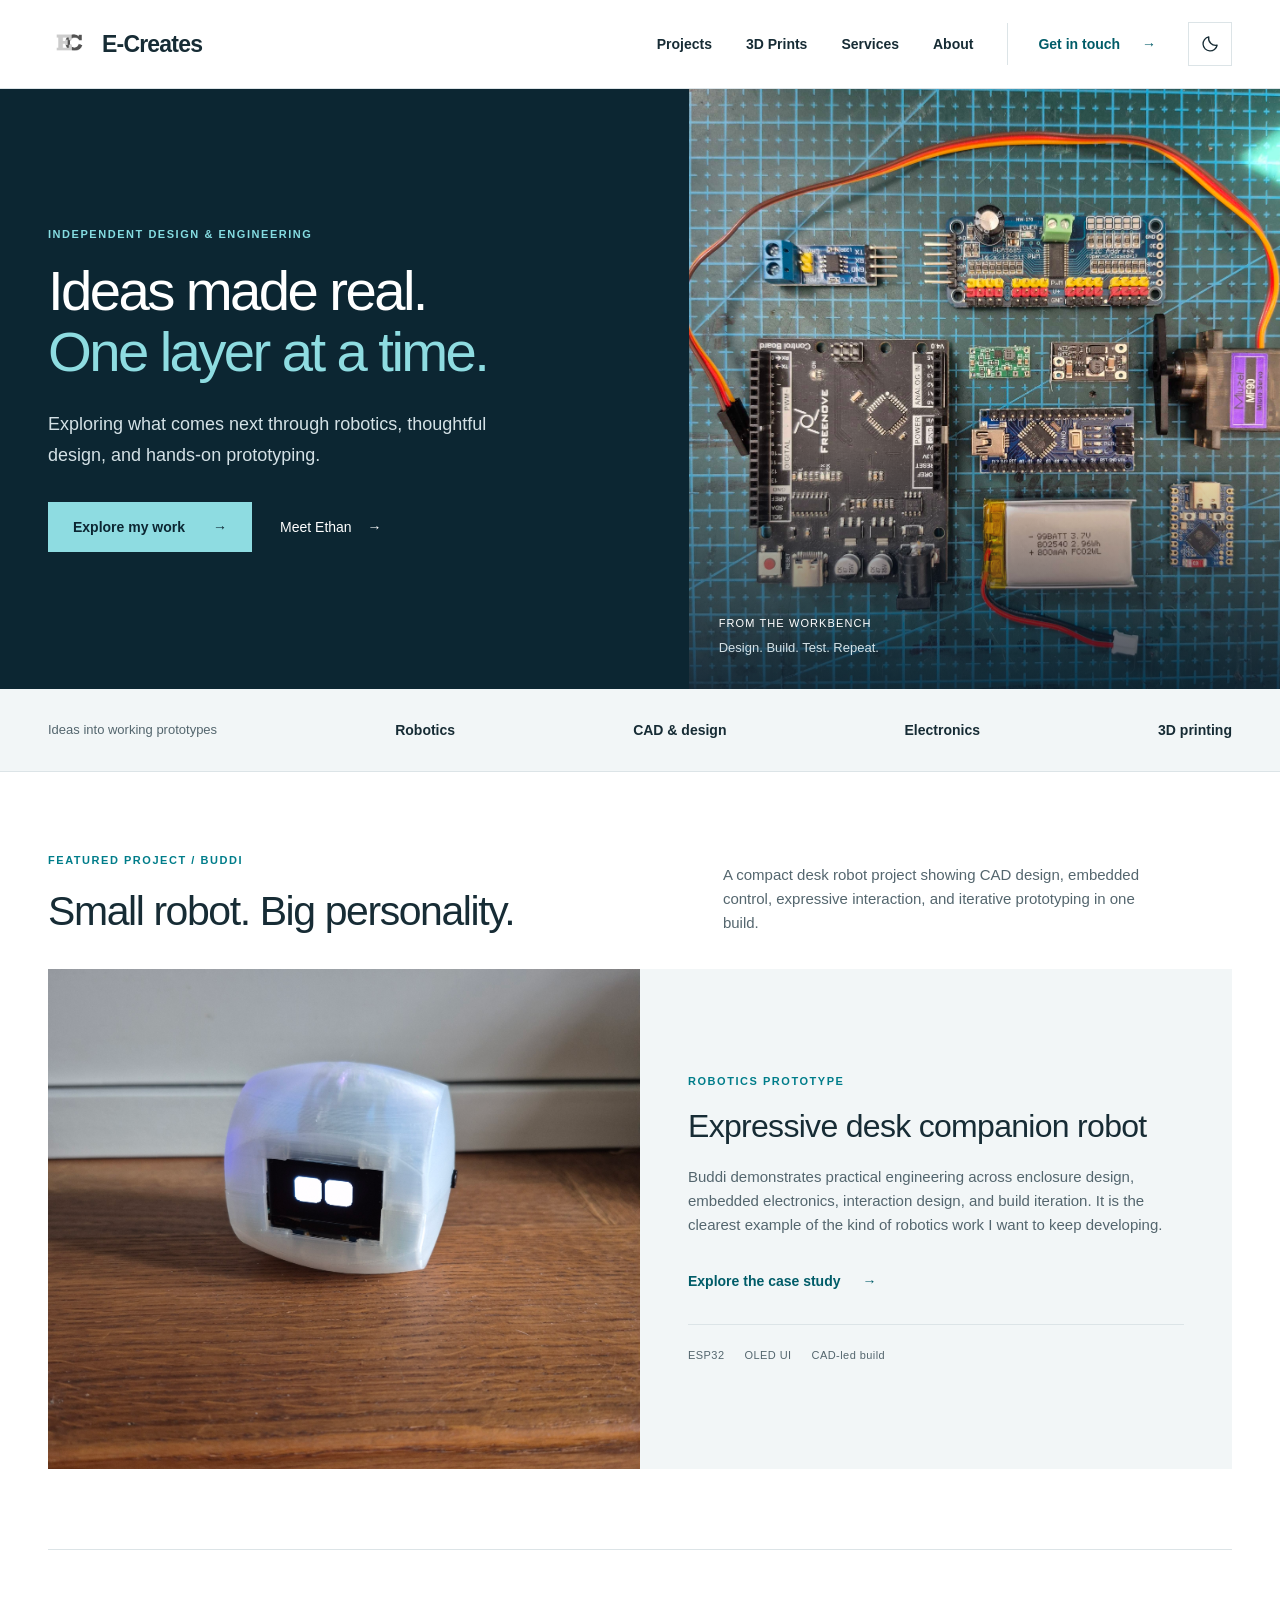
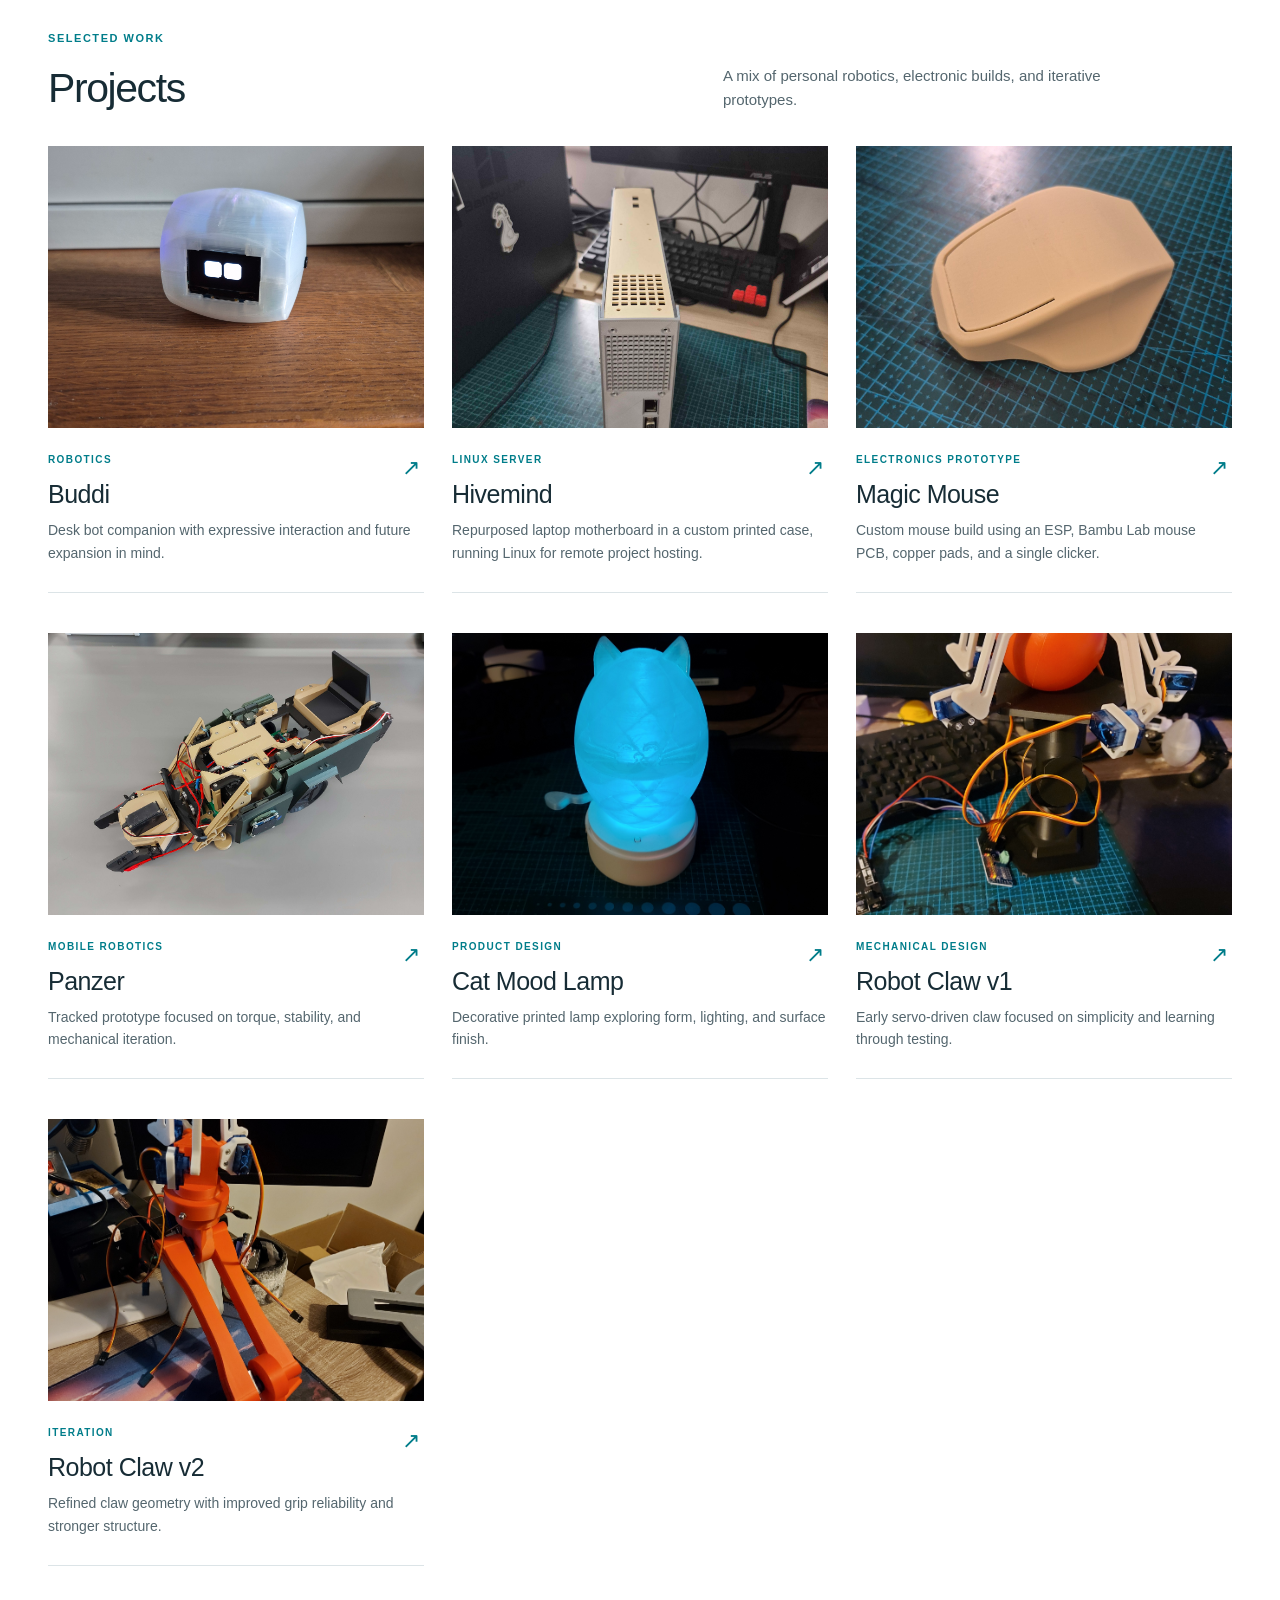
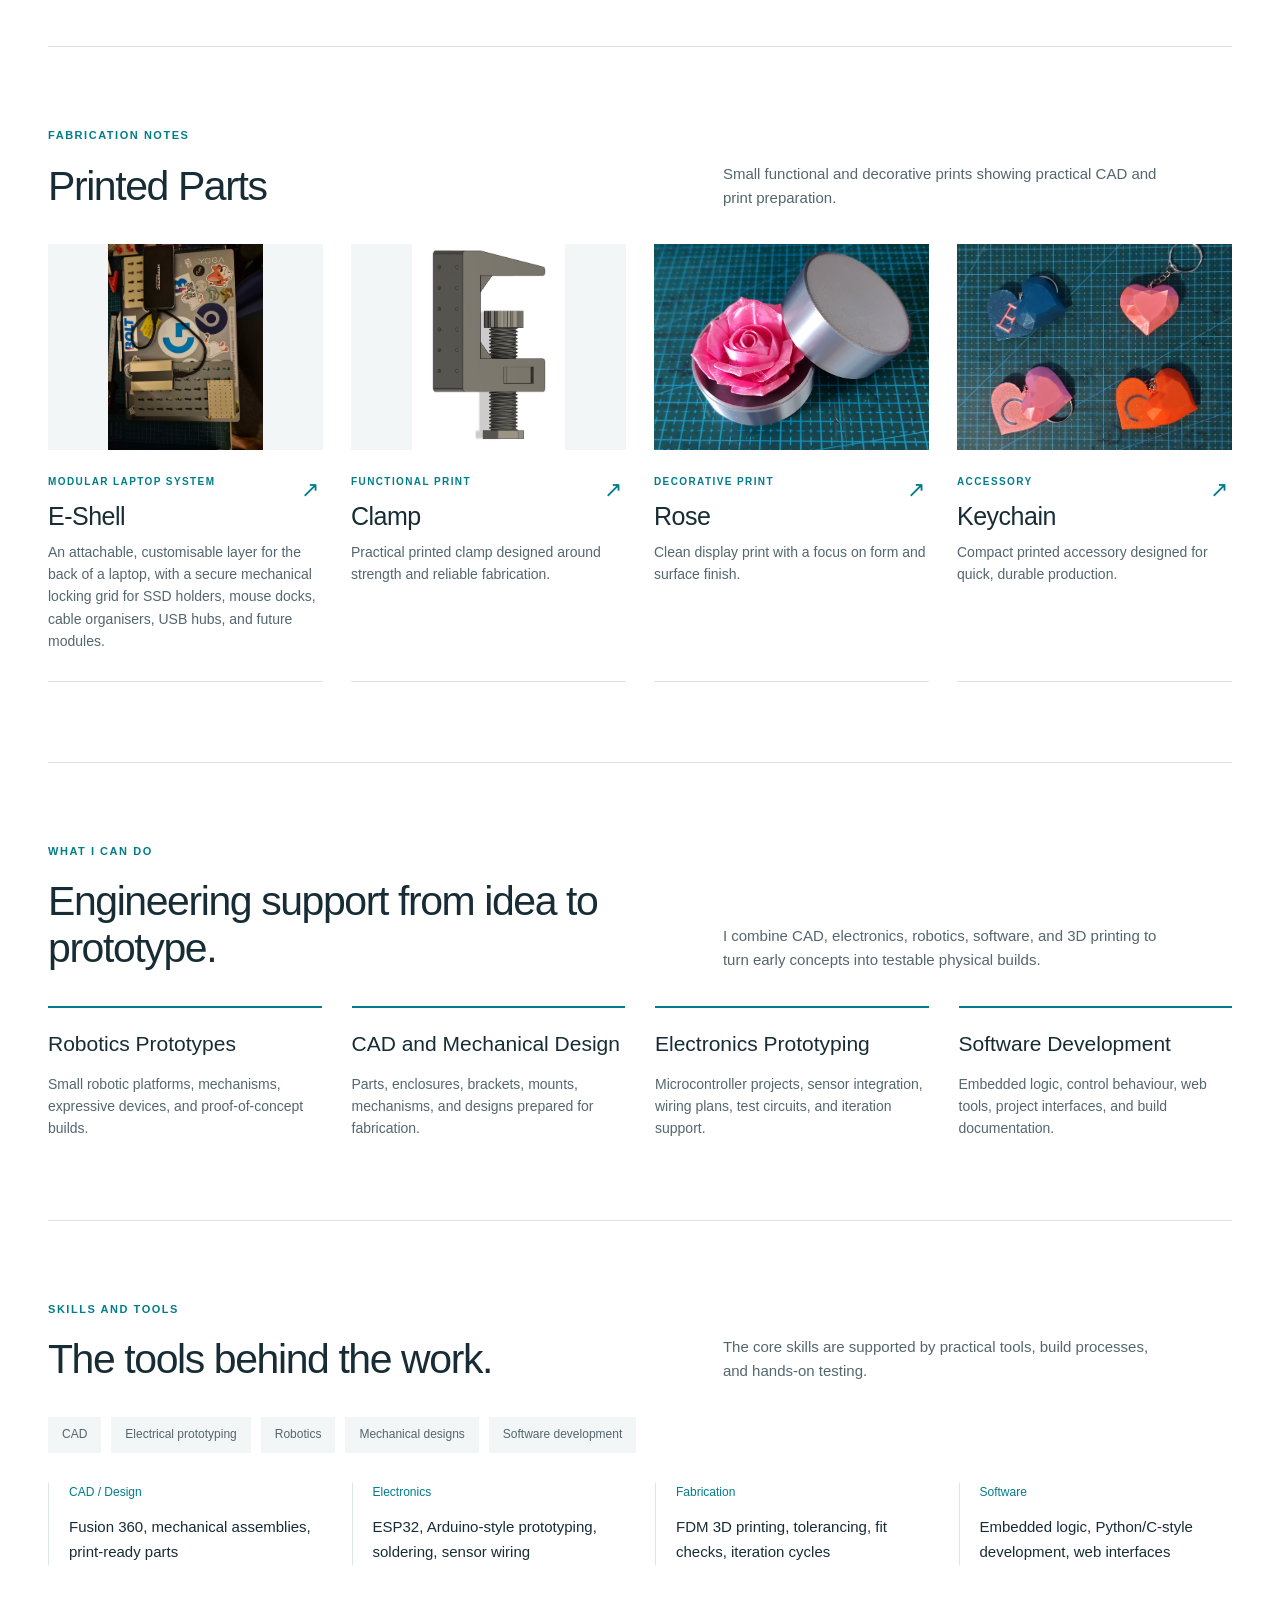
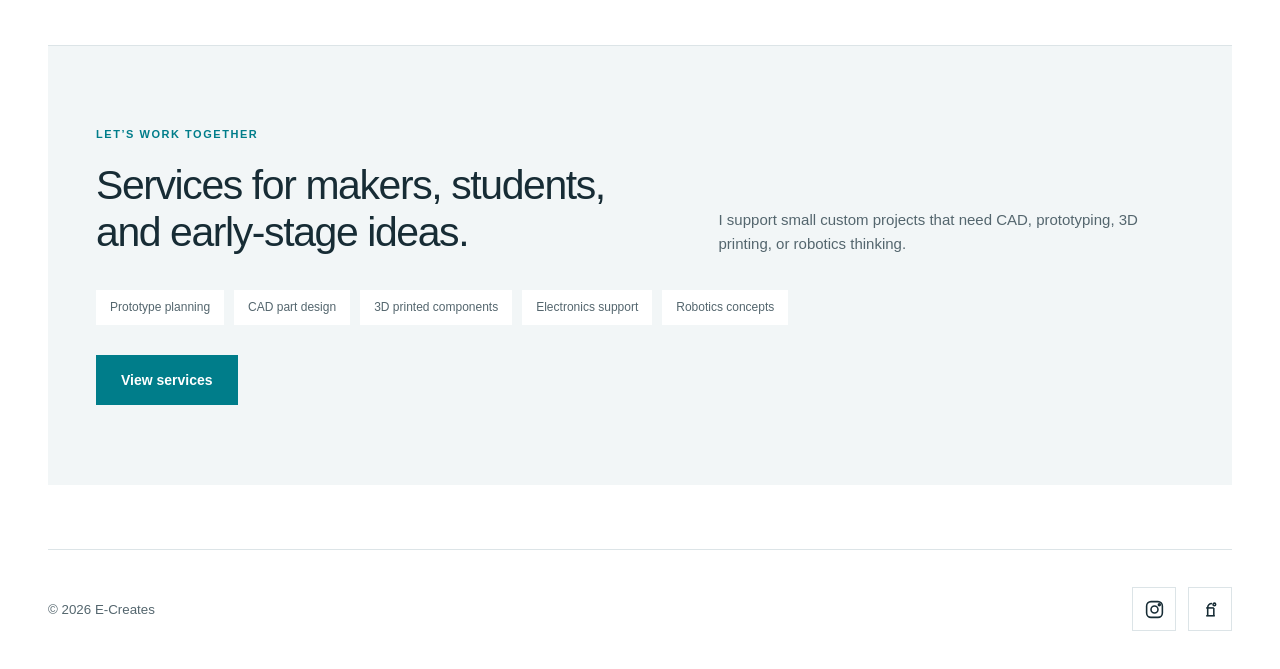
<file: index.html>
<!DOCTYPE html>
<html lang="en">
  <head>
    <meta charset="UTF-8" />
    <meta name="viewport" content="width=device-width, initial-scale=1.0" />
    <title>E-Creates | Robotics and Product Portfolio</title>
    <meta
      name="description"
      content="E-Creates is Ethan's robotics, CAD, electronics, software, and 3D printing portfolio, showing practical prototypes including Buddi and Panzer."
    />
    <meta name="author" content="Ethan" />
    <link rel="icon" type="image/png" sizes="48x48" href="/assets/favicon-48.png" />
    <link rel="icon" type="image/png" sizes="192x192" href="/assets/favicon-192.png" />
    <link rel="apple-touch-icon" sizes="192x192" href="/assets/favicon-192.png" />
    <meta property="og:title" content="E-Creates | Robotics and Product Portfolio" />
    <meta
      property="og:description"
      content="Robotics, CAD, electronics, software, and 3D printed builds by Ethan."
    />
    <meta property="og:type" content="website" />
    <meta property="og:url" content="https://e-creates.co.uk/" />
    <meta property="og:image" content="https://e-creates.co.uk/assets/photo.jpg" />
    <meta name="twitter:card" content="summary_large_image" />
    <script type="application/ld+json">
      {
        "@context": "https://schema.org",
        "@type": "Organization",
        "name": "E-Creates",
        "founder": {
          "@type": "Person",
          "name": "Ethan"
        },
        "logo": {
          "@type": "ImageObject",
          "url": "https://e-creates.co.uk/assets/ec.png",
          "width": 500,
          "height": 500
        },
        "url": "https://e-creates.co.uk/",
        "image": "https://e-creates.co.uk/assets/photo.jpg",
        "description": "Robotics, CAD, electronics, software, and 3D printing portfolio."
      }
    </script>
    <script src="theme.js"></script>
    <link rel="stylesheet" href="styles.css" />
  </head>

  <body>
    <a class="skip-link" href="#main-content">Skip to content</a>
    <header class="site-header">
      <div class="container nav">
        <a class="logo" href="index.html" aria-label="E-Creates Home">
          <img src="assets/ec.png" alt="E-Creates logo" class="logo-img" />
          <span>E-Creates</span>
        </a>

        <div class="nav-actions">
          <button class="theme-toggle" type="button" aria-label="Switch to dark theme" title="Switch to dark theme" hidden>
            <svg class="theme-icon-moon" viewBox="0 0 24 24" aria-hidden="true"><path d="M20.5 13.5A8.5 8.5 0 0 1 10.5 3.5 8.5 8.5 0 1 0 20.5 13.5Z" /></svg>
            <svg class="theme-icon-sun" viewBox="0 0 24 24" aria-hidden="true"><circle cx="12" cy="12" r="4" /><path d="M12 2v2m0 16v2M2 12h2m16 0h2M5 5l1.5 1.5m11 11L19 19M5 19l1.5-1.5m11-11L19 5" /></svg>
          </button>
          <button class="nav-toggle" type="button" aria-expanded="false" aria-controls="primary-navigation" hidden>Menu <span aria-hidden="true">+</span></button>
        </div>
        <nav class="nav-links" id="primary-navigation" aria-label="Primary">
          <a href="index.html#projects">Projects</a>
          <a href="index.html#prints">3D Prints</a>
          <a href="services.html">Services</a>
          <a href="about.html">About</a>
          <a class="nav-contact" href="about.html#contact">Get in touch <span aria-hidden="true">&rarr;</span></a>
        </nav>
      </div>
    </header>

    <main id="main-content" class="prototype-page">
      <section id="home" class="hero">
        <div class="container hero-grid">
          <div class="hero-copy">
            <p class="eyebrow">Independent design &amp; engineering</p>
            <h1>Ideas made real.<br /><span>One layer at a time.</span></h1>
            <p class="hero-subtitle">Exploring what comes next through robotics, thoughtful design, and hands-on prototyping.</p>
            <div class="hero-actions">
              <a class="btn primary" href="#projects">Explore my work <span aria-hidden="true">&rarr;</span></a>
              <a class="hero-text-link" href="about.html">Meet Ethan <span aria-hidden="true">&rarr;</span></a>
            </div>
          </div>
          <figure class="hero-showcase">
            <img src="assets/electronics-workbench.jpg" alt="Microcontrollers, motor-control boards, a servo, and prototyping components arranged on a cutting mat" fetchpriority="high" />
            <figcaption>From the workbench <span>Design. Build. Test. Repeat.</span></figcaption>
          </figure>
        </div>
      </section>
      <div class="discipline-bar">
        <div class="container">
          <span>Ideas into working prototypes</span>
          <a href="#skills">Robotics</a><a href="#skills">CAD &amp; design</a><a href="#skills">Electronics</a><a href="#prints">3D printing</a>
        </div>
      </div>

      <section id="case-study" class="container section case-study-section">
        <div class="section-heading split">
          <div>
            <p class="eyebrow">Featured project / Buddi</p>
            <h2>Small robot. Big personality.</h2>
          </div>
          <p>
            A compact desk robot project showing CAD design, embedded control, expressive interaction,
            and iterative prototyping in one build.
          </p>
        </div>

        <article
          class="case-study-card clickable"
          data-title="Buddi"
          data-desc="Desk bot companion with expressive interaction."
          data-stage="Prototype"
          data-tools="ESP32, OLED, CAD"
          data-problem="Create a compact robotic companion platform that could express simple emotions, sit comfortably on a desk, and leave room for future interaction work."
          data-role="Concept, CAD direction, electronics planning, embedded control approach, physical prototyping, and iteration planning."
          data-outcome="Built as a compact companion robot platform for testing expressive interaction, modular attachments, and future expansion."
          data-decisions="Kept the form factor desk-friendly|Used an OLED display for clear expressive feedback|Designed the platform around future modular attachments|Prioritised room for iteration over a one-off final shell"
          data-learned="Small robots need careful internal space planning|Display placement changes the perceived personality of the product|Mechanical access is important when electronics are still evolving"
          data-details="Key details:
- ESP32-based control
- OLED display for facial expressions
- Compact desk-friendly form factor
- Modular magnetic attachments
- Designed for future expansion and interaction"
          data-image="assets/buddi.jpg"
          data-images="assets/buddi.jpg|assets/buddi2.jpg"
        >
          <div class="case-study-media">
            <img src="assets/buddi.jpg" alt="Buddi desk robot project" loading="lazy" />
          </div>
          <div class="case-study-copy">
            <p class="card-kicker">Robotics prototype</p>
            <h3>Expressive desk companion robot</h3>
            <p>
              Buddi demonstrates practical engineering across enclosure design, embedded electronics,
              interaction design, and build iteration. It is the clearest example of the kind of
              robotics work I want to keep developing.
            </p>
            <span class="text-link">Explore the case study <span aria-hidden="true">&rarr;</span></span>
            <div class="case-study-stats" aria-label="Project highlights">
              <span>ESP32</span>
              <span>OLED UI</span>
              <span>CAD-led build</span>
            </div>
          </div>
        </article>
      </section>

      <section id="projects" class="container section">
        <div class="section-heading split">
          <div>
            <p class="eyebrow">Selected work</p>
            <h2>Projects</h2>
          </div>
          <p>
            A mix of personal robotics, electronic builds, and iterative prototypes.
          </p>
        </div>

        <div class="project-grid">
          <article
            class="card clickable"
            data-title="Buddi"
            data-desc="Desk bot companion with expressive interaction."
            data-stage="Prototype"
            data-tools="ESP32, OLED, CAD"
            data-problem="Create a compact robotic companion platform that could express simple emotions, sit comfortably on a desk, and leave room for future interaction work."
            data-role="Concept, CAD direction, electronics planning, embedded control approach, physical prototyping, and iteration planning."
            data-decisions="Kept the form factor desk-friendly|Used an OLED display for clear expressive feedback|Designed the platform around future modular attachments|Prioritised room for iteration over a one-off final shell"
            data-learned="Small robots need careful internal space planning|Display placement changes the perceived personality of the product|Mechanical access is important when electronics are still evolving"
            data-outcome="Built as a compact companion robot platform for testing expressive interaction, modular attachments, and future expansion."
            data-details="Key details:
- ESP32-based control
- OLED display for facial expressions
- Compact desk-friendly form factor
- Modular magnetic attachments
- Designed for future expansion and interaction"
            data-image="assets/buddi.jpg"
            data-images="assets/buddi.jpg|assets/buddi2.jpg"
          >
            <div class="thumb">
              <img src="assets/buddi.jpg" alt="Buddi thumbnail" loading="lazy" />
            </div>
            <div class="card-body">
              <p class="card-kicker">Robotics</p>
              <h3>Buddi</h3>
              <p>Desk bot companion with expressive interaction and future expansion in mind.</p>
            </div>
          </article>

          <article
            class="card clickable"
            data-title="Hivemind"
            data-desc="Lightweight Linux server built from a stripped laptop motherboard."
            data-stage="Working server build"
            data-tools="Linux, laptop motherboard, CAD, 3D printing, local Llama"
            data-problem="Turn an old laptop motherboard into a lightweight always-available server that can act as the main compute point for future robotics and software projects."
            data-role="Laptop teardown, CAD enclosure design, 3D printed casing, Linux setup, remote access configuration, and planning the Buddi connection."
            data-decisions="Stripped the laptop down to the motherboard|Built a 3D modelled casing around the hardware|Ran Linux for remote access and project hosting|Designed it as the central compute point for future builds|Planned a Buddi connection for locally hosted Llama personality features"
            data-learned="Repurposed laptop hardware can become a useful project server|Cooling and port access matter when designing a custom enclosure|Local AI hosting needs more compute than small robots can carry onboard|Remote access makes the server useful without needing a dedicated screen"
            data-outcome="Hivemind now acts as a lightweight Linux server for future projects, with remote access and a planned connection to Buddi so a locally hosted Llama model can give the robot higher-level personality features."
            data-details="Key details:
- Stripped old laptop down to its motherboard
- Custom 3D modelled and printed casing
- Runs Linux as a lightweight project server
- Accessible remotely
- Designed as the main compute point for future projects
- Supports planned Buddi connection through a locally hosted Llama model"
            data-image="assets/hivemind-1.jpg"
            data-images="assets/hivemind-1.jpg|assets/hivemind-2.jpg"
            data-image-fit="contain"
          >
            <div class="thumb">
              <img src="assets/hivemind-1.jpg" alt="Hivemind lightweight Linux server casing" loading="lazy" />
            </div>
            <div class="card-body">
              <p class="card-kicker">Linux server</p>
              <h3>Hivemind</h3>
              <p>Repurposed laptop motherboard in a custom printed case, running Linux for remote project hosting.</p>
            </div>
          </article>

          <article
            class="card clickable"
            data-title="Magic Mouse"
            data-desc="Custom single-click mouse using an ESP and copper touch pads."
            data-stage="Working prototype"
            data-tools="ESP, Bambu Lab mouse PCB, copper pads"
            data-problem="Recreate normal mouse behaviour with a custom shell, a single physical clicker, and copper pads that can trigger artificial mouse input signals."
            data-role="Electronics integration, mouse PCB adaptation, wiring, input testing, enclosure work, and behaviour tuning."
            data-decisions="Latched an ESP onto the Bambu Lab mouse PCB|Used copper pads to replicate normal mouse input behaviour|Kept the control surface simple with one main clicker|Designed the build so the electronics remain accessible for testing"
            data-learned="Mouse inputs need clean, repeatable signal behaviour|Small enclosures make wiring and access planning important|Copper touch pads can stand in for conventional controls when the input logic is tuned carefully"
            data-outcome="Built as a custom mouse prototype that combines a Bambu Lab mouse PCB, ESP-based input generation, copper pads, and a simplified click mechanism."
            data-details="Key details:
- ESP generates artificial mouse input signals
- Bambu Lab mouse PCB used as the base
- Single physical clicker
- Copper pads replicate normal mouse behaviour
- Custom enclosure with accessible internal electronics"
            data-image="assets/magic-mouse.jpeg"
            data-images="assets/magic-mouse.jpeg|assets/magic-mouse-internals.jpeg"
          >
            <div class="thumb">
              <img src="assets/magic-mouse.jpeg" alt="Magic Mouse custom mouse prototype" loading="lazy" />
            </div>
            <div class="card-body">
              <p class="card-kicker">Electronics prototype</p>
              <h3>Magic Mouse</h3>
              <p>Custom mouse build using an ESP, Bambu Lab mouse PCB, copper pads, and a single clicker.</p>
            </div>
          </article>

          <article
            class="card clickable"
            data-title="Panzer"
            data-desc="Tracked robot platform prototype."
            data-stage="Prototype"
            data-tools="CAD, tracks, gearing"
            data-problem="Explore a compact tracked platform with enough stability and torque for future robotic development."
            data-role="Mechanical prototyping, chassis layout, track tension iteration, and build evaluation."
            data-decisions="Focused on a compact tracked footprint|Prioritised torque and stability|Added modular mounting points for later hardware|Iterated around gearing and track tension"
            data-learned="Weight distribution strongly affects tracked movement|Small mechanical changes can have large reliability effects|Modular mounting makes future testing easier"
            data-outcome="Used to explore compact tracked movement, chassis stability, and mechanical trade-offs around gearing and weight distribution."
            data-details="Key details:
- Compact tracked chassis
- Focus on torque and stability
- Modular mounting points
- Iterated gearing and track tension
- Lessons learned: weight distribution is critical"
            data-image="assets/panzer.jpg"
          >
            <div class="thumb">
              <img src="assets/panzer.jpg" alt="Panzer project thumbnail" loading="lazy" />
            </div>
            <div class="card-body">
              <p class="card-kicker">Mobile robotics</p>
              <h3>Panzer</h3>
              <p>Tracked prototype focused on torque, stability, and mechanical iteration.</p>
            </div>
          </article>

          <article
            class="card clickable"
            data-title="Cat Mood Lamp"
            data-desc="Decorative lamp with expressive design."
            data-stage="Finished build"
            data-tools="3D printing, LEDs, CAD"
            data-problem="Create a decorative product-style print that combines character, lighting, and clean fabrication."
            data-role="Form development, 3D print preparation, LED diffusion thinking, and finish refinement."
            data-decisions="Used a diffused lighting approach|Focused on the housing as a finished object|Balanced aesthetics with print quality"
            data-learned="Lighting changes how a printed object is perceived|Surface finish matters more on decorative products|Simple electronics can elevate a static print"
            data-outcome="A decorative print that combines lighting, surface finish, and character-led product design."
            data-details="Key details:
- 3D printed housing
- Diffused LED lighting
- Designed for ambient lighting
- Focus on aesthetics and print quality"
            data-image="assets/catMoodLamp.jpg"
          >
            <div class="thumb">
              <img src="assets/catMoodLamp.jpg" alt="Cat Mood Lamp thumbnail" loading="lazy" />
            </div>
            <div class="card-body">
              <p class="card-kicker">Product design</p>
              <h3>Cat Mood Lamp</h3>
              <p>Decorative printed lamp exploring form, lighting, and surface finish.</p>
            </div>
          </article>

          <article
            class="card clickable"
            data-title="Robot Claw v1"
            data-desc="First iteration of a servo-driven robotic claw."
            data-stage="Iteration 1"
            data-tools="Servo, CAD, 3D printing"
            data-problem="Test a simple servo-driven gripping mechanism and understand the first mechanical weak points."
            data-role="Mechanism layout, CAD modelling, 3D printing, servo integration, and test evaluation."
            data-decisions="Used single-servo actuation|Kept the geometry simple|Treated the first version as a learning prototype"
            data-learned="First prototypes should expose weaknesses quickly|Grip reliability depends on geometry as much as force|Printed mechanisms need generous tolerance planning"
            data-outcome="An early mechanical test that helped identify geometry and strength improvements for the next version."
            data-details="Key details:
- Fully 3D printed
- Single servo actuation
- Focused on mechanical simplicity
- Identified structural weaknesses"
            data-image="assets/clawV1.jpg"
          >
            <div class="thumb">
              <img src="assets/clawV1.jpg" alt="Robot Claw v1 thumbnail" loading="lazy" />
            </div>
            <div class="card-body">
              <p class="card-kicker">Mechanical design</p>
              <h3>Robot Claw v1</h3>
              <p>Early servo-driven claw focused on simplicity and learning through testing.</p>
            </div>
          </article>

          <article
            class="card clickable"
            data-title="Robot Claw v2"
            data-desc="Improved version of the robotic claw."
            data-stage="Iteration 2"
            data-tools="Servo, CAD, 3D printing"
            data-problem="Improve the first claw design by strengthening the geometry and making the grip more reliable."
            data-role="Design iteration, geometry refinement, servo placement updates, and prototype comparison."
            data-decisions="Strengthened the claw structure|Improved servo placement|Refined grip surfaces based on v1 results"
            data-learned="Iteration is faster when the first version is documented|Small geometry changes can improve reliability|A stronger mechanism still needs careful packaging"
            data-outcome="A refined version focused on stronger geometry, better grip reliability, and cleaner servo placement."
            data-details="Key details:
- Stronger geometry
- Improved grip reliability
- Refined servo placement
- Based on lessons from v1"
            data-image="assets/clawV2.jpg"
          >
            <div class="thumb">
              <img src="assets/clawV2.jpg" alt="Robot Claw v2 thumbnail" loading="lazy" />
            </div>
            <div class="card-body">
              <p class="card-kicker">Iteration</p>
              <h3>Robot Claw v2</h3>
              <p>Refined claw geometry with improved grip reliability and stronger structure.</p>
            </div>
          </article>
        </div>
      </section>

      <section id="prints" class="container section">
        <div class="section-heading split">
          <div>
            <p class="eyebrow">Fabrication notes</p>
            <h2>Printed Parts</h2>
          </div>
          <p>
            Small functional and decorative prints showing practical CAD and print preparation.
          </p>
        </div>

        <div class="project-grid compact">
          <article
            class="card clickable e-shell-card"
            data-title="E-Shell"
            data-desc="A modular attachment layer that turns the back of a laptop into a customisable platform for everyday tools and accessories."
            data-stage="Working prototype"
            data-tools="CAD, 3D printing, mechanical design"
            data-problem="Create a low-profile, adaptable way to carry and organise laptop accessories without permanently modifying the laptop or committing to a fixed layout."
            data-role="Concept development, CAD modelling, locking-system design, print preparation, assembly, fit testing, and prototype iteration."
            data-decisions="Used a repeatable keyhole pattern so modules can be moved and rearranged|Designed the backplate as a thin second layer to keep the laptop portable|Used a secure mechanical lock instead of permanent attachment|Developed modules around real accessories including an external SSD and cable management"
            data-learned="A modular grid needs consistent tolerances across every attachment point|Accessory weight and cable direction affect the best module position|Low-profile parts still need enough material around each lock to remain durable"
            data-outcome="E-Shell demonstrates a functional second layer for a laptop, keeping accessories organised, protected, and within reach while allowing the setup to evolve as modules are added or rearranged."
            data-details="Key details:
- Low-profile 3D printed laptop backplate
- Repeatable mechanical keyhole locking system
- Modules can be attached, removed, and rearranged
- Prototype modules include an external SSD holder and mounting plate
- Designed for future mouse docks, cable organisers, USB hubs, and other accessories"
            data-image="assets/e-shell-laptop.jpg"
            data-images="assets/e-shell-laptop.jpg|assets/e-shell-cad.png|assets/e-shell-ssd.jpg"
            data-image-fit="contain"
          >
            <div class="thumb">
              <img src="assets/e-shell-laptop.jpg" alt="E-Shell attachment system fitted to the back of a laptop" loading="lazy" />
            </div>
            <div class="card-body">
              <p class="card-kicker">Modular laptop system</p>
              <h3>E-Shell</h3>
              <p>
                An attachable, customisable layer for the back of a laptop, with a secure mechanical
                locking grid for SSD holders, mouse docks, cable organisers, USB hubs, and future modules.
              </p>
            </div>
          </article>

          <article
            class="card clickable clamp-card"
            data-title="Desk Clamp"
            data-desc="Functional 3D printed desk clamp."
            data-stage="Functional print"
            data-tools="CAD, 3D printing"
            data-problem="Design a functional printed clamp that can be useful on a desk or workbench."
            data-role="CAD modelling, print-oriented design, strength consideration, and fit-for-use testing."
            data-decisions="Designed around clamping force|Used printable geometry|Kept the part practical and material-conscious"
            data-learned="Functional prints need strength in the right direction|Threaded or clamping parts need careful tolerances|Everyday parts are good tests of print reliability"
            data-outcome="Designed as a practical everyday part with attention to strength, clamping force, and reliable printing."
            data-details="Key details:
- Fully 3D printed functional part
- Designed for strength and print reliability
- Optimised geometry for clamping force
- Suitable for desks and workbenches
- Focus on practical, everyday use"
            data-image="assets/clamp.png"
          >
            <div class="thumb">
              <img src="assets/clamp.png" alt="Desk Clamp" loading="lazy" />
            </div>
            <div class="card-body">
              <p class="card-kicker">Functional print</p>
              <h3>Clamp</h3>
              <p>Practical printed clamp designed around strength and reliable fabrication.</p>
            </div>
          </article>

          <article
            class="card clickable"
            data-title="Rose"
            data-desc="Decorative 3D printed rose."
            data-stage="Finished print"
            data-tools="CAD, 3D printing"
            data-problem="Produce a clean decorative print with an aesthetic form and reliable print setup."
            data-role="CAD preparation, print optimisation, and surface-quality evaluation."
            data-decisions="Reduced support requirements|Focused on visible surface quality|Kept the part display-friendly"
            data-learned="Decorative parts reward clean geometry|Print orientation can define the final look|Material efficiency still matters on simple objects"
            data-outcome="A display-focused print exploring clean surfaces, support-light design, and decorative form."
            data-details="Key details:
- Decorative single-piece print
- Designed for clean surface finish
- Minimal or no support material required
- Focus on aesthetic-focused CAD design
- Suitable for display or gifting"
            data-image="assets/rose.jpg"
          >
            <div class="thumb">
              <img src="assets/rose.jpg" alt="Rose" loading="lazy" />
            </div>
            <div class="card-body">
              <p class="card-kicker">Decorative print</p>
              <h3>Rose</h3>
              <p>Clean display print with a focus on form and surface finish.</p>
            </div>
          </article>

          <article
            class="card clickable"
            data-title="Keychain"
            data-desc="Simple and durable 3D printed keychain."
            data-stage="Finished print"
            data-tools="CAD, 3D printing"
            data-problem="Create a small durable accessory that can be printed quickly and customised later."
            data-role="CAD design, print optimisation, and durability-focused detailing."
            data-decisions="Kept the form lightweight|Designed for fast production|Allowed room for future customisation"
            data-learned="Small parts still need durability checks|Simple accessories are useful for testing repeatability|Fast prints can still look polished"
            data-outcome="A compact accessory focused on quick production, durability, and easy future customisation."
            data-details="Key details:
- Compact everyday accessory
- Optimised for fast and reliable printing
- Lightweight and material-efficient
- Designed for durability
- Easily customisable"
            data-image="assets/keychain.jpg"
          >
            <div class="thumb">
              <img src="assets/keychain.jpg" alt="Keychain" loading="lazy" />
            </div>
            <div class="card-body">
              <p class="card-kicker">Accessory</p>
              <h3>Keychain</h3>
              <p>Compact printed accessory designed for quick, durable production.</p>
            </div>
          </article>
        </div>
      </section>
      <section id="capabilities" class="container section capabilities-section">
        <div class="section-heading split">
          <div>
            <p class="eyebrow">What I can do</p>
            <h2>Engineering support from idea to prototype.</h2>
          </div>
          <p>
            I combine CAD, electronics, robotics, software, and 3D printing to turn early concepts
            into testable physical builds.
          </p>
        </div>

        <div class="capability-grid">
          <article>
            <h3>Robotics Prototypes</h3>
            <p>Small robotic platforms, mechanisms, expressive devices, and proof-of-concept builds.</p>
          </article>
          <article>
            <h3>CAD and Mechanical Design</h3>
            <p>Parts, enclosures, brackets, mounts, mechanisms, and designs prepared for fabrication.</p>
          </article>
          <article>
            <h3>Electronics Prototyping</h3>
            <p>Microcontroller projects, sensor integration, wiring plans, test circuits, and iteration support.</p>
          </article>
          <article>
            <h3>Software Development</h3>
            <p>Embedded logic, control behaviour, web tools, project interfaces, and build documentation.</p>
          </article>
        </div>
      </section>
      <section id="skills" class="container section skills-section">
        <div class="section-heading split">
          <div>
            <p class="eyebrow">Skills and tools</p>
            <h2>The tools behind the work.</h2>
          </div>
          <p>
            The core skills are supported by practical tools, build processes, and hands-on testing.
          </p>
        </div>

        <div class="skill-bubbles" aria-label="Skills">
          <span>CAD</span>
          <span>Electrical prototyping</span>
          <span>Robotics</span>
          <span>Mechanical designs</span>
          <span>Software development</span>
        </div>

        <div class="tool-grid" aria-label="Tools and process">
          <article>
            <span>CAD / Design</span>
            <strong>Fusion 360, mechanical assemblies, print-ready parts</strong>
          </article>
          <article>
            <span>Electronics</span>
            <strong>ESP32, Arduino-style prototyping, soldering, sensor wiring</strong>
          </article>
          <article>
            <span>Fabrication</span>
            <strong>FDM 3D printing, tolerancing, fit checks, iteration cycles</strong>
          </article>
          <article>
            <span>Software</span>
            <strong>Embedded logic, Python/C-style development, web interfaces</strong>
          </article>
        </div>
      </section>

      <section id="services-preview" class="container section services-preview">
        <div class="section-heading split">
          <div>
            <p class="eyebrow">Let’s work together</p>
            <h2>Services for makers, students, and early-stage ideas.</h2>
          </div>
          <p>
            I support small custom projects that need
            CAD, prototyping, 3D printing, or robotics thinking.
          </p>
        </div>

        <div class="service-strip">
          <span>Prototype planning</span>
          <span>CAD part design</span>
          <span>3D printed components</span>
          <span>Electronics support</span>
          <span>Robotics concepts</span>
        </div>

        <a class="btn primary" href="services.html">View services</a>
      </section>

    </main>

    <footer class="container footer">
      <small>&copy; <span id="year"></span> E-Creates</small>
      <div class="social-links">
        <a
          class="social-icon-link"
          href="https://www.instagram.com/e_creates02/"
          target="_blank"
          rel="noopener noreferrer"
          aria-label="E-Creates on Instagram"
        >
          <svg viewBox="0 0 24 24" aria-hidden="true" focusable="false">
            <rect x="3" y="3" width="18" height="18" rx="5" />
            <circle cx="12" cy="12" r="4" />
            <circle cx="17.5" cy="6.5" r="1.1" />
          </svg>
        </a>
        <a
          class="social-icon-link"
          href="https://www.fiverr.com/s/bd4V3ak"
          target="_blank"
          rel="noopener noreferrer"
          aria-label="E-Creates on Fiverr"
        >
          <svg viewBox="0 0 24 24" aria-hidden="true" focusable="false">
            <circle cx="16.4" cy="6.2" r="1.5" />
            <path d="M7.1 19.2h9.8" />
            <path d="M8.8 19.2V10.1c0-3 1.8-4.9 4.9-4.9" />
            <path d="M7.1 10.2h8.7" />
            <path d="M15.8 10.2v9" />
          </svg>
        </a>
      </div>
    </footer>

    <div class="modal" id="modal" aria-hidden="true">
      <div class="modal-backdrop" data-close="true"></div>

      <div class="modal-panel" role="dialog" aria-modal="true" aria-labelledby="modalTitle">
        <button class="modal-close" aria-label="Close popup" data-close="true">x</button>

        <div class="modal-content">
          <div class="modal-image-wrap" id="modalImageWrap">
            <img id="modalImage" alt="" />
            <div class="modal-placeholder" id="modalPlaceholder">Image placeholder</div>
            <div class="modal-gallery" id="modalGallery" aria-label="Project images"></div>
          </div>

          <div class="modal-text">
            <p class="modal-kicker" id="modalKicker">Project overview</p>
            <h3 id="modalTitle"></h3>
            <p id="modalDesc" class="muted"></p>

            <dl class="modal-meta" aria-label="Project information">
              <div>
                <dt>Stage</dt>
                <dd id="modalStage"></dd>
              </div>
              <div>
                <dt>Focus</dt>
                <dd id="modalTools"></dd>
              </div>
            </dl>

            <div class="modal-section">
              <h4>Problem / Goal</h4>
              <p id="modalProblem" class="modal-outcome"></p>
            </div>

            <div class="modal-section">
              <h4>My Role</h4>
              <p id="modalRole" class="modal-outcome"></p>
            </div>

            <div class="modal-section">
              <h4>Key Details</h4>
              <ul id="modalDetails" class="modal-details"></ul>
            </div>

            <div class="modal-section">
              <h4>Design Decisions</h4>
              <ul id="modalDecisions" class="modal-details"></ul>
            </div>

            <div class="modal-section">
              <h4>Learning / Outcome</h4>
              <p id="modalOutcome" class="modal-outcome"></p>
              <ul id="modalLearned" class="modal-details compact-list"></ul>
            </div>
          </div>
        </div>
      </div>
    </div>

    <script src="script.js"></script>
  </body>
</html>
</file>
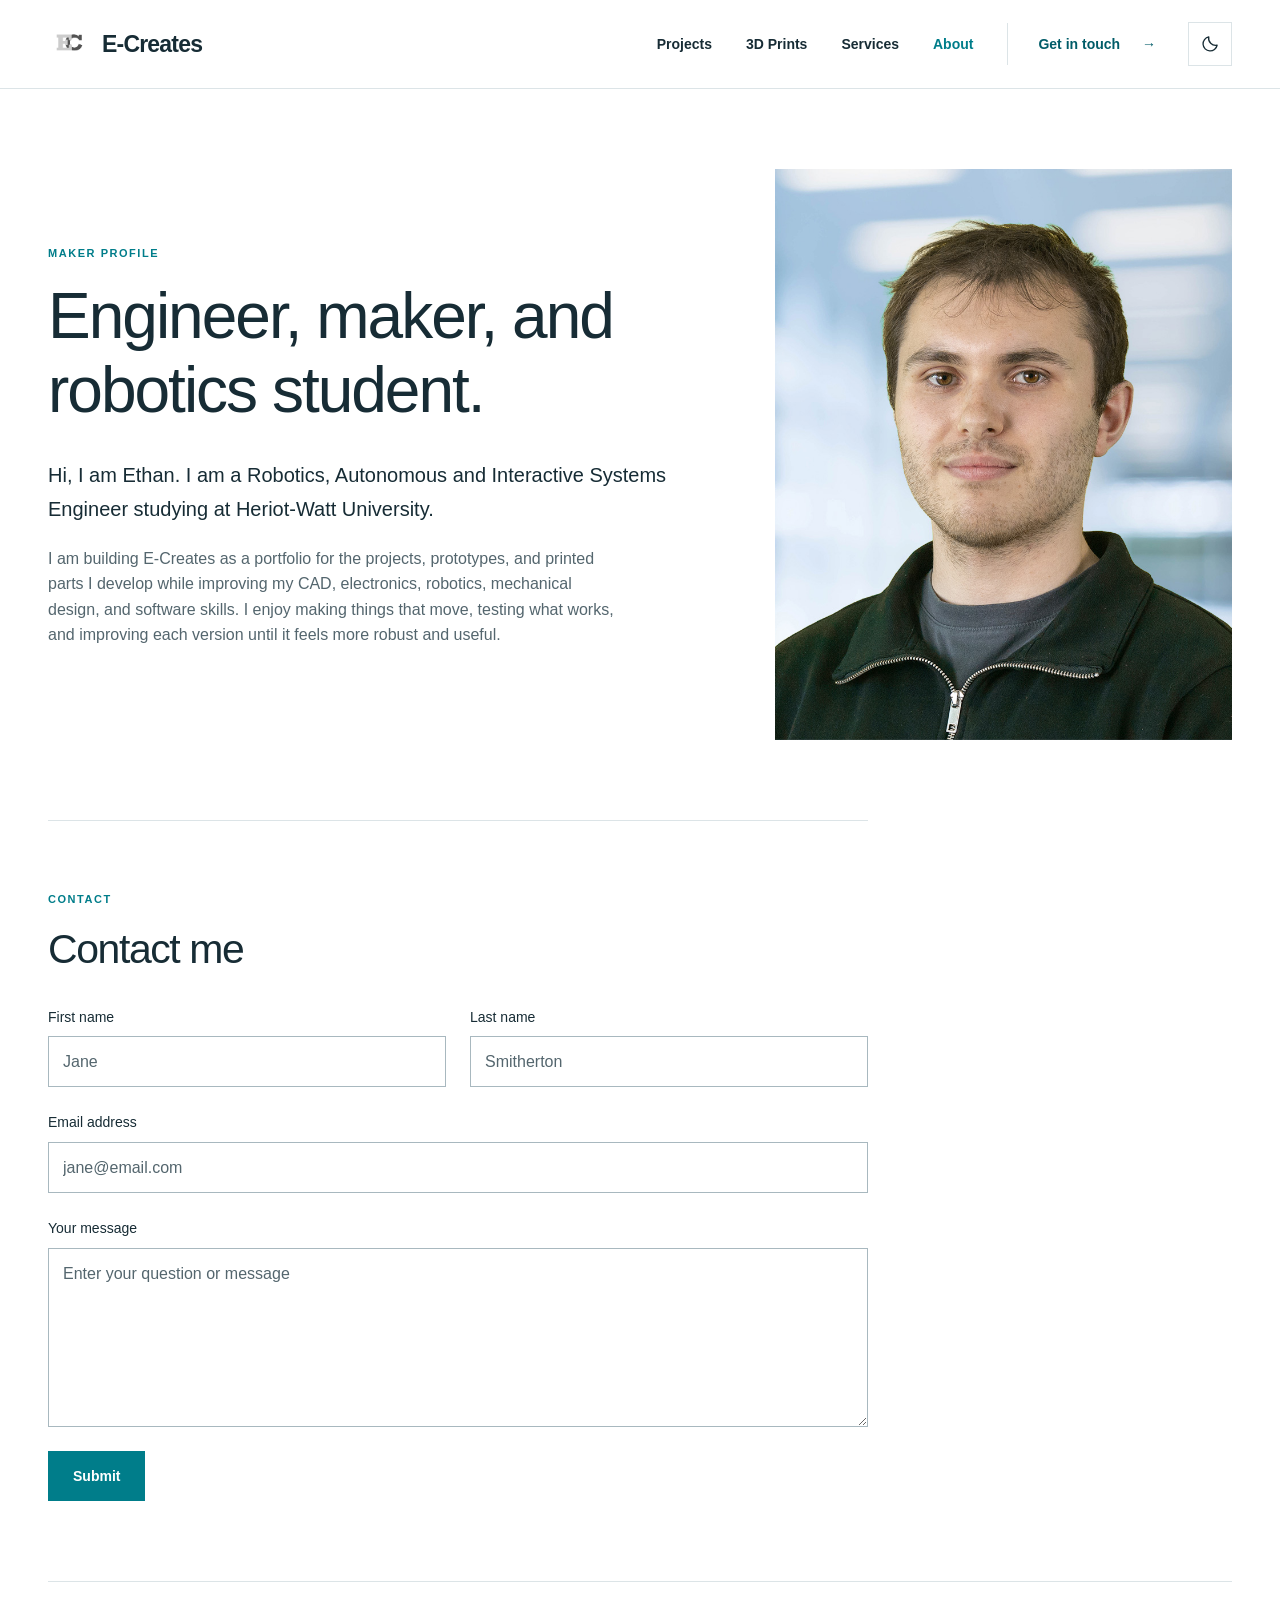
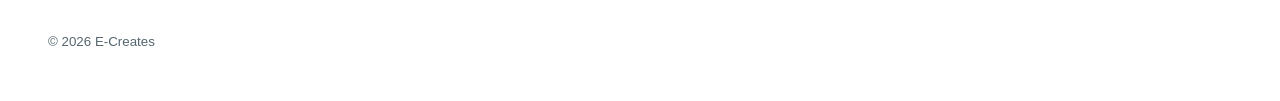
<file: about.html>
<!DOCTYPE html>
<html lang="en">
  <head>
    <meta charset="UTF-8" />
    <meta name="viewport" content="width=device-width, initial-scale=1.0" />
    <title>About | E-Creates</title>
    <meta
      name="description"
      content="Meet Ethan, the maker behind E-Creates, a robotics, CAD, electronics, software, and 3D printing portfolio."
    />
    <link rel="icon" type="image/png" sizes="48x48" href="/assets/favicon-48.png" />
    <link rel="icon" type="image/png" sizes="192x192" href="/assets/favicon-192.png" />
    <link rel="apple-touch-icon" sizes="192x192" href="/assets/favicon-192.png" />
    <script src="theme.js"></script>
    <link rel="stylesheet" href="styles.css" />
  </head>

  <body>
    <a class="skip-link" href="#main-content">Skip to content</a>
    <header class="site-header">
      <div class="container nav">
        <a class="logo" href="index.html" aria-label="E-Creates Home">
          <img src="assets/ec.png" alt="E-Creates logo" class="logo-img" />
          <span>E-Creates</span>
        </a>

        <div class="nav-actions">
          <button class="theme-toggle" type="button" aria-label="Switch to dark theme" title="Switch to dark theme" hidden>
            <svg class="theme-icon-moon" viewBox="0 0 24 24" aria-hidden="true"><path d="M20.5 13.5A8.5 8.5 0 0 1 10.5 3.5 8.5 8.5 0 1 0 20.5 13.5Z" /></svg>
            <svg class="theme-icon-sun" viewBox="0 0 24 24" aria-hidden="true"><circle cx="12" cy="12" r="4" /><path d="M12 2v2m0 16v2M2 12h2m16 0h2M5 5l1.5 1.5m11 11L19 19M5 19l1.5-1.5m11-11L19 5" /></svg>
          </button>
          <button class="nav-toggle" type="button" aria-expanded="false" aria-controls="primary-navigation" hidden>Menu <span aria-hidden="true">+</span></button>
        </div>
        <nav class="nav-links" id="primary-navigation" aria-label="Primary">
          <a href="index.html#projects">Projects</a>
          <a href="index.html#prints">3D Prints</a>
          <a href="services.html">Services</a>
          <a href="about.html" aria-current="page">About</a>
          <a class="nav-contact" href="about.html#contact">Get in touch <span aria-hidden="true">&rarr;</span></a>
        </nav>
      </div>
    </header>

    <main id="main-content" class="container section prototype-page">
      <section class="about-top">
        <div class="about-copy">
          <p class="eyebrow">Maker profile</p>
          <h1 class="page-title">Engineer, maker, and robotics student.</h1>

          <p class="about-lead">
            Hi, I am Ethan. I am a Robotics, Autonomous and Interactive Systems Engineer studying at
            Heriot-Watt University.
          </p>

          <p class="about-body">
            I am building E-Creates as a portfolio for the projects, prototypes, and printed parts I
            develop while improving my CAD, electronics, robotics, mechanical design, and software
            skills. I enjoy making things that move, testing what works, and improving each version
            until it feels more robust and useful.
          </p>
        </div>

        <div class="about-photo">
          <img src="assets/photo.jpg" alt="Portrait photo" loading="lazy" />
        </div>
      </section>

      <section id="contact" class="contact-section">
        <p class="eyebrow">Contact</p>
        <h2 class="section-title">Contact me</h2>

        <form class="contact-form" action="https://formspree.io/f/xojqopka" method="POST">
          <input type="hidden" name="_subject" value="New message from E-Creates" />
          <input type="hidden" name="_template" value="table" />

          <div class="form-grid">
            <div class="field">
              <label for="firstName">First name</label>
              <input id="firstName" name="firstName" type="text" placeholder="Jane" required />
            </div>

            <div class="field">
              <label for="lastName">Last name</label>
              <input id="lastName" name="lastName" type="text" placeholder="Smitherton" required />
            </div>

            <div class="field full">
              <label for="email">Email address</label>
              <input id="email" name="email" type="email" placeholder="jane@email.com" required />
            </div>

            <div class="field full">
              <label for="message">Your message</label>
              <textarea
                id="message"
                name="message"
                rows="6"
                placeholder="Enter your question or message"
                required
              ></textarea>
            </div>

            <div class="full">
              <button class="btn primary full" type="submit">Submit</button>
            </div>
          </div>
        </form>
      </section>
    </main>

    <footer class="container footer">
      <small>&copy; <span id="year"></span> E-Creates</small>
    </footer>

    <script src="script.js"></script>
  </body>
</html>
</file>
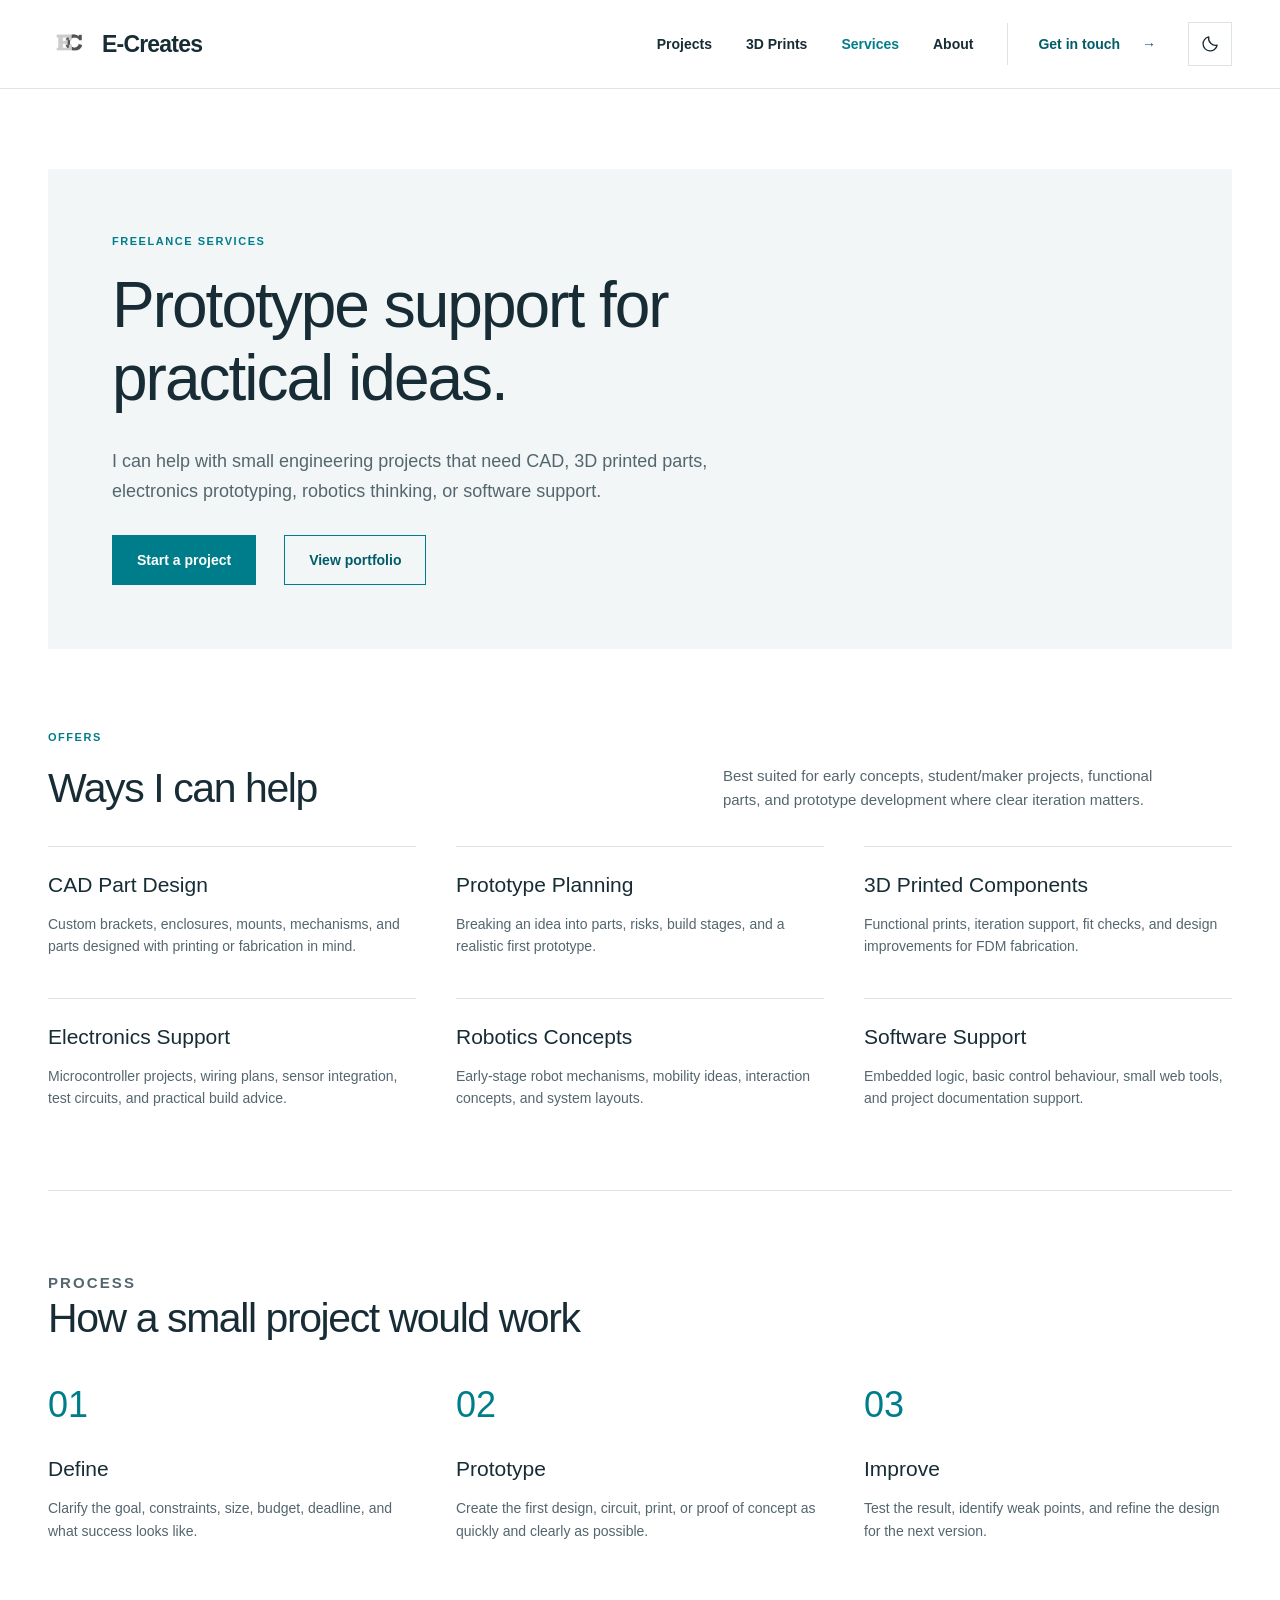
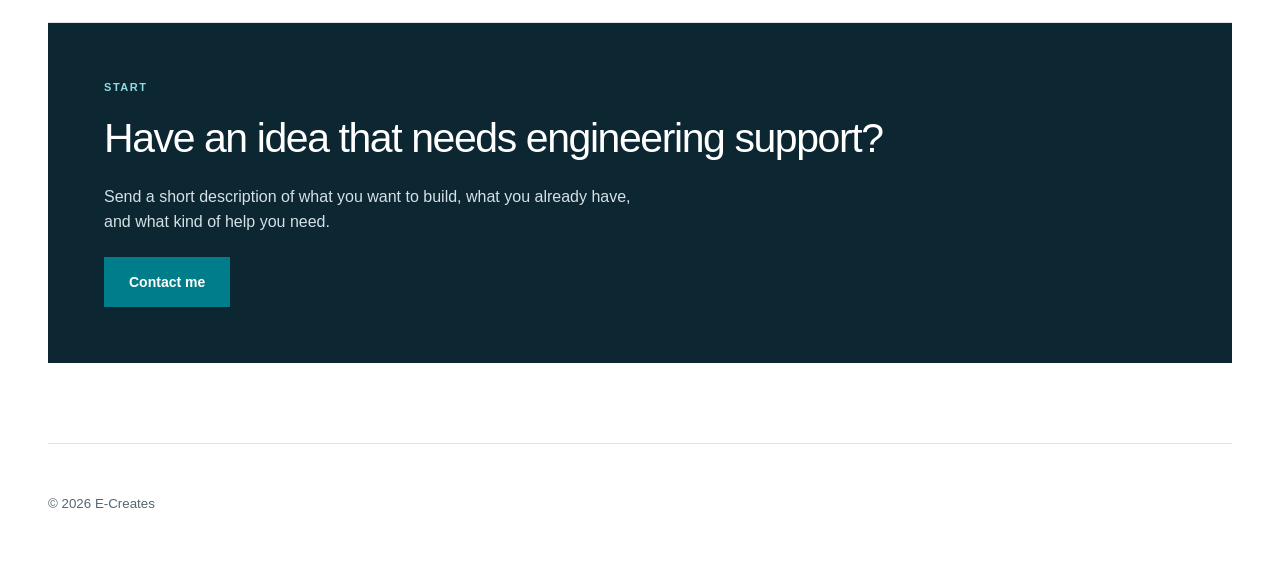
<file: services.html>
<!DOCTYPE html>
<html lang="en">
  <head>
    <meta charset="UTF-8" />
    <meta name="viewport" content="width=device-width, initial-scale=1.0" />
    <title>Services | E-Creates</title>
    <meta
      name="description"
      content="Freelance CAD, robotics, electronics prototyping, software, and 3D printing support from E-Creates."
    />
    <link rel="icon" type="image/png" sizes="48x48" href="/assets/favicon-48.png" />
    <link rel="icon" type="image/png" sizes="192x192" href="/assets/favicon-192.png" />
    <link rel="apple-touch-icon" sizes="192x192" href="/assets/favicon-192.png" />
    <script src="theme.js"></script>
    <link rel="stylesheet" href="styles.css" />
  </head>

  <body>
    <a class="skip-link" href="#main-content">Skip to content</a>
    <header class="site-header">
      <div class="container nav">
        <a class="logo" href="index.html" aria-label="E-Creates Home">
          <img src="assets/ec.png" alt="E-Creates logo" class="logo-img" />
          <span>E-Creates</span>
        </a>

        <div class="nav-actions">
          <button class="theme-toggle" type="button" aria-label="Switch to dark theme" title="Switch to dark theme" hidden>
            <svg class="theme-icon-moon" viewBox="0 0 24 24" aria-hidden="true"><path d="M20.5 13.5A8.5 8.5 0 0 1 10.5 3.5 8.5 8.5 0 1 0 20.5 13.5Z" /></svg>
            <svg class="theme-icon-sun" viewBox="0 0 24 24" aria-hidden="true"><circle cx="12" cy="12" r="4" /><path d="M12 2v2m0 16v2M2 12h2m16 0h2M5 5l1.5 1.5m11 11L19 19M5 19l1.5-1.5m11-11L19 5" /></svg>
          </button>
          <button class="nav-toggle" type="button" aria-expanded="false" aria-controls="primary-navigation" hidden>Menu <span aria-hidden="true">+</span></button>
        </div>
        <nav class="nav-links" id="primary-navigation" aria-label="Primary">
          <a href="index.html#projects">Projects</a>
          <a href="index.html#prints">3D Prints</a>
          <a href="services.html" aria-current="page">Services</a>
          <a href="about.html">About</a>
          <a class="nav-contact" href="about.html#contact">Get in touch <span aria-hidden="true">&rarr;</span></a>
        </nav>
      </div>
    </header>

    <main id="main-content" class="container section services-page">
      <section class="services-hero">
        <p class="eyebrow">Freelance services</p>
        <h1 class="page-title">Prototype support for practical ideas.</h1>
        <p class="about-lead">
          I can help with small engineering projects that need CAD, 3D printed parts,
          electronics prototyping, robotics thinking, or software support.
        </p>
        <div class="hero-actions">
          <a class="btn primary" href="about.html#contact">Start a project</a>
          <a class="btn secondary" href="index.html#projects">View portfolio</a>
        </div>
      </section>

      <section class="section service-detail-section">
        <div class="section-heading split">
          <div>
            <p class="eyebrow">Offers</p>
            <h2>Ways I can help</h2>
          </div>
          <p>
            Best suited for early concepts, student/maker projects, functional parts,
            and prototype development where clear iteration matters.
          </p>
        </div>

        <div class="service-grid">
          <article>
            <h3>CAD Part Design</h3>
            <p>Custom brackets, enclosures, mounts, mechanisms, and parts designed with printing or fabrication in mind.</p>
          </article>
          <article>
            <h3>Prototype Planning</h3>
            <p>Breaking an idea into parts, risks, build stages, and a realistic first prototype.</p>
          </article>
          <article>
            <h3>3D Printed Components</h3>
            <p>Functional prints, iteration support, fit checks, and design improvements for FDM fabrication.</p>
          </article>
          <article>
            <h3>Electronics Support</h3>
            <p>Microcontroller projects, wiring plans, sensor integration, test circuits, and practical build advice.</p>
          </article>
          <article>
            <h3>Robotics Concepts</h3>
            <p>Early-stage robot mechanisms, mobility ideas, interaction concepts, and system layouts.</p>
          </article>
          <article>
            <h3>Software Support</h3>
            <p>Embedded logic, basic control behaviour, small web tools, and project documentation support.</p>
          </article>
        </div>
      </section>

      <section class="section process-section">
        <div class="section-heading">
          <p class="eyebrow">Process</p>
          <h2>How a small project would work</h2>
        </div>

        <div class="process-grid">
          <article>
            <span>01</span>
            <h3>Define</h3>
            <p>Clarify the goal, constraints, size, budget, deadline, and what success looks like.</p>
          </article>
          <article>
            <span>02</span>
            <h3>Prototype</h3>
            <p>Create the first design, circuit, print, or proof of concept as quickly and clearly as possible.</p>
          </article>
          <article>
            <span>03</span>
            <h3>Improve</h3>
            <p>Test the result, identify weak points, and refine the design for the next version.</p>
          </article>
        </div>
      </section>

      <section class="section service-cta">
        <p class="eyebrow">Start</p>
        <h2>Have an idea that needs engineering support?</h2>
        <p>
          Send a short description of what you want to build, what you already have,
          and what kind of help you need.
        </p>
        <a class="btn primary" href="about.html#contact">Contact me</a>
      </section>
    </main>

    <footer class="container footer">
      <small>&copy; <span id="year"></span> E-Creates</small>
    </footer>

    <script src="script.js"></script>
  </body>
</html>
</file>
<file: styles.css>
/* E-Creates: a restrained, project-first design system. */
:root {
  --text: #172c35;
  --muted: #54666e;
  --accent: #007d8a;
  --accent-strong: #005c68;
  --line: #dce4e7;
  --surface: #fff;
  --surface-soft: #f2f6f7;
  --dark: #0c2632;
  --button-text: #fff;
  --hover-surface: #e9f4f5;
  --input-line: #a8b8bf;
  color-scheme: light;
}
:root[data-theme="dark"] {
  --text: #e6eef2;
  --muted: #afc1ca;
  --accent: #80d4dc;
  --accent-strong: #a4e5eb;
  --line: #304650;
  --surface: #101e26;
  --surface-soft: #192e38;
  --dark: #0a202b;
  --button-text: #0c2632;
  --hover-surface: #25424e;
  --input-line: #6f8996;
  color-scheme: dark;
}
@media (prefers-color-scheme: dark) {
  :root:not([data-theme]) {
  --text: #e6eef2;
  --muted: #afc1ca;
  --accent: #80d4dc;
  --accent-strong: #a4e5eb;
  --line: #304650;
  --surface: #101e26;
  --surface-soft: #192e38;
  --dark: #0a202b;
  --button-text: #0c2632;
  --hover-surface: #25424e;
  --input-line: #6f8996;
  color-scheme: dark;
  }
}
* { box-sizing: border-box; }
html { scroll-behavior: smooth; scroll-padding-top: 100px; }
body { margin: 0; color: var(--text); background: var(--surface); font-family: Arial, Helvetica, sans-serif; line-height: 1.6; }
img { display: block; max-width: 100%; }
a { color: inherit; }
button, input, textarea { font: inherit; color: inherit; }
input::placeholder, textarea::placeholder { color: var(--muted); opacity: 1; }
button, a { -webkit-tap-highlight-color: transparent; }
:focus-visible { outline: 3px solid #009ead; outline-offset: 5px; }
.container { width: min(1280px, calc(100% - 96px)); margin-inline: auto; }
.skip-link { position: fixed; top: -100px; left: 16px; padding: 12px 20px; background: var(--surface); z-index: 1000; }
.skip-link:focus { top: 12px; }
.site-header { position: sticky; top: 0; z-index: 20; background: var(--surface); border-bottom: 1px solid var(--line); }
.nav { min-height: 88px; display: flex; align-items: center; justify-content: space-between; gap: 32px; }
.logo { display: inline-flex; align-items: center; gap: 12px; text-decoration: none; font-size: 23px; font-weight: 700; letter-spacing: -.8px; white-space: nowrap; }
.logo-img { width: 42px; height: 42px; object-fit: contain; }
.nav-links { display: flex; align-items: center; gap: 34px; }
.nav-links a { text-decoration: none; font-size: 14px; font-weight: 600; padding-block: 10px; }
.nav-links a:hover, .nav-links a[aria-current] { color: var(--accent); }
.nav-links .nav-contact { border-left: 1px solid var(--line); padding-left: 30px; color: var(--accent-strong); }
.nav-contact span { margin-left: 18px; }
.nav-toggle { display: none; }
.nav-links { order: 1; margin-left: auto; }
.nav-actions { order: 2; display: flex; align-items: center; gap: 10px; }
.theme-toggle { display: grid; place-items: center; width: 44px; height: 44px; padding: 10px; background: transparent; color: var(--text); border: 1px solid var(--line); cursor: pointer; flex-shrink: 0; }
.theme-toggle[hidden] { display: none; }
.theme-toggle:hover { background: var(--surface-soft); border-color: var(--accent); }
.theme-toggle svg { width: 20px; height: 20px; fill: none; stroke: currentColor; stroke-width: 1.6; stroke-linecap: round; stroke-linejoin: round; }
.theme-icon-sun { display: none; }
[data-theme="dark"] .theme-icon-sun { display: block; }
[data-theme="dark"] .theme-icon-moon { display: none; }
.hero { background: var(--dark); color: #fff; overflow: hidden; }
.hero-grid { display: grid; grid-template-columns: 1.08fr 1fr; min-height: 600px; gap: 54px; align-items: center; }
.hero-copy { padding: 72px 0; position: relative; z-index: 1; }
.eyebrow, .card-kicker, .modal-kicker { margin: 0 0 18px; font-size: 11px; font-weight: 700; letter-spacing: .14em; text-transform: uppercase; color: var(--accent); }
.hero .eyebrow { color: #85dce1; }
h1, h2, h3, h4 { line-height: 1.15; }
.hero h1 { margin: 0; font-size: clamp(44px, 4.4vw, 66px); font-weight: 400; letter-spacing: -2.6px; line-height: 1.08; }
.hero h1 span { color: #8edce1; }
.hero-subtitle { max-width: 440px; margin: 26px 0 32px; font-size: 18px; color: #d4e1e6; line-height: 1.7; }
.hero-actions { display: flex; gap: 28px; align-items: center; flex-wrap: wrap; margin-top: 28px; }
.btn { display: inline-flex; justify-content: center; align-items: center; gap: 28px; min-height: 50px; padding: 12px 24px; border: 1px solid transparent; border-radius: 0; text-decoration: none; font-size: 14px; font-weight: 600; cursor: pointer; transition: background .18s, color .18s; }
.btn.primary { background: var(--accent); color: var(--button-text); }
.btn.primary:hover { background: var(--accent-strong); }
.hero .btn.primary { background: #8edce1; color: #0c2632; }
.hero .btn.primary:hover { background: #b5edf0; }
.btn.secondary { border-color: var(--accent); color: var(--accent-strong); background: transparent; }
.btn.secondary:hover { background: var(--hover-surface); }
.hero-text-link { font-size: 14px; text-decoration: none; }
.hero-text-link span { margin-left: 12px; }
.hero-text-link:hover { text-decoration: underline; text-underline-offset: 6px; }
.hero-showcase { position: relative; height: 100%; margin: 0; margin-right: min(-48px, calc((1280px - 100vw) / 2)); }
.hero-showcase > img { width: 100%; height: 100%; position: absolute; object-fit: cover; object-position: center; }
.hero-showcase::after { content: ''; position: absolute; inset: 0; background: linear-gradient(0deg, #071b2bc9, transparent 40%); pointer-events: none; }
.hero-showcase figcaption { position: absolute; bottom: 30px; left: 30px; right: 30px; z-index: 1; font-size: 11px; letter-spacing: .1em; text-transform: uppercase; }
.hero-showcase figcaption span { display: block; margin-top: 6px; font-size: 13px; letter-spacing: 0; text-transform: none; color: #d4e1e6; }
.discipline-bar { border-bottom: 1px solid var(--line); background: var(--surface-soft); }
.discipline-bar .container { display: flex; align-items: center; justify-content: space-between; min-height: 82px; gap: 24px; }
.discipline-bar span { color: var(--muted); font-size: 13px; }
.discipline-bar a { font-size: 14px; text-decoration: none; font-weight: 600; }
.discipline-bar a:hover { color: var(--accent); }
.section { padding-block: 80px; }
.section + .section { border-top: 1px solid var(--line); }
.section-heading { margin-bottom: 34px; }
.section-heading.split { display: grid; grid-template-columns: 1.2fr 1fr; align-items: end; gap: 64px; }
.section-heading h2, .section-title, .service-cta h2 { margin: 0; font-size: clamp(30px, 3.2vw, 44px); font-weight: 400; letter-spacing: -1.4px; }
.section-heading > p, .section-heading.split > p { color: var(--muted); margin: 0; max-width: 52ch; font-size: 15px; }
.case-study-card { display: grid; grid-template-columns: 1fr 1fr; background: var(--surface-soft); }
.clickable { cursor: pointer; }
.case-study-media { overflow: hidden; min-height: 420px; }
.case-study-media img { width: 100%; height: 100%; max-height: 500px; object-fit: cover; }
.case-study-copy { align-self: center; padding: 48px; }
.case-study-copy h3 { font-size: clamp(27px, 2.5vw, 36px); font-weight: 400; letter-spacing: -.7px; margin: 0 0 20px; }
.case-study-copy > p:not(.card-kicker) { color: var(--muted); font-size: 15px; }
.text-link { display: inline-block; color: var(--accent-strong); font-size: 14px; font-weight: 600; margin-top: 18px; }
.text-link span { margin-left: 18px; }
.case-study-stats { display: flex; flex-wrap: wrap; gap: 12px 20px; border-top: 1px solid var(--line); padding-top: 22px; margin-top: 30px; font-size: 11px; letter-spacing: .04em; color: var(--muted); }
.project-grid { display: grid; grid-template-columns: repeat(3, minmax(0, 1fr)); gap: 40px 28px; }
.project-grid.compact { grid-template-columns: repeat(4, minmax(0, 1fr)); }
.card { min-width: 0; border-bottom: 1px solid var(--line); transition: border-color .2s; }
.card:hover { border-color: var(--accent); }
.thumb { aspect-ratio: 4 / 3; overflow: hidden; background: var(--surface-soft); }
.thumb img { width: 100%; height: 100%; object-fit: cover; transition: transform .3s; }
.card:hover .thumb img { transform: scale(1.035); }
.clamp-card .thumb img, .e-shell-card .thumb img { object-fit: contain; }
.card-body { padding: 24px 0 28px; position: relative; }
.card-body::after { content: '\2197'; position: absolute; top: 22px; right: 4px; color: var(--accent); font-size: 22px; }
.card .card-kicker { margin: 0 24px 12px 0; color: var(--accent); font-size: 10px; }
.card h3 { font-size: 25px; font-weight: 400; margin: 0 26px 10px 0; letter-spacing: -.5px; }
.card p:not(.card-kicker) { font-size: 14px; color: var(--muted); margin: 0; }
.capability-grid, .tool-grid { display: grid; grid-template-columns: repeat(4, minmax(0, 1fr)); gap: 30px; }
.capability-grid article { border-top: 2px solid var(--accent); padding-top: 24px; }
.capability-grid h3, .service-grid h3, .process-grid h3 { font-size: 21px; font-weight: 400; margin: 0 0 16px; }
.capability-grid p, .service-grid p, .process-grid p { font-size: 14px; color: var(--muted); margin: 0; }
.skill-bubbles, .service-strip { display: flex; flex-wrap: wrap; gap: 10px; margin-bottom: 30px; }
.skill-bubbles span, .service-strip span { background: var(--surface-soft); color: var(--muted); padding: 8px 14px; font-size: 12px; }
.tool-grid article { border-left: 1px solid var(--line); padding-left: 20px; }
.tool-grid span { display: block; font-size: 12px; color: var(--accent); margin-bottom: 12px; }
.tool-grid strong { font-weight: 400; font-size: 15px; line-height: 1.7; }
.services-preview { background: var(--surface-soft); padding-inline: 48px; margin-bottom: 64px; }
.services-preview .service-strip span { background: var(--surface); }
.page-title { max-width: 17ch; margin: 0 0 30px; font-size: clamp(42px, 5vw, 68px); font-weight: 400; letter-spacing: -2px; }
.about-top { display: grid; grid-template-columns: 1.4fr 1fr; gap: 88px; align-items: center; padding-bottom: 80px; }
.about-lead { font-size: 20px; line-height: 1.7; max-width: 62ch; }
.about-body { color: var(--muted); max-width: 65ch; }
.about-photo img { width: 100%; aspect-ratio: 4 / 5; object-fit: cover; }
.contact-section { border-top: 1px solid var(--line); padding-top: 70px; max-width: 820px; }
.contact-form { margin-top: 32px; }
.form-grid { display: grid; grid-template-columns: 1fr 1fr; gap: 24px; }
.field { display: flex; flex-direction: column; gap: 8px; }
.field label { font-size: 14px; }
.full { grid-column: 1 / -1; }
.field input, .field textarea { width: 100%; min-width: 0; border: 1px solid var(--input-line); border-radius: 0; background: var(--surface); padding: 12px 14px; color: var(--text); }
.field textarea { resize: vertical; }
.services-hero { background: var(--surface-soft); padding: 64px; }
.services-hero .page-title { max-width: 18ch; }
.services-hero .about-lead { color: var(--muted); font-size: 18px; }
.service-grid { display: grid; grid-template-columns: repeat(3, minmax(0, 1fr)); gap: 40px; }
.service-grid article { border-top: 1px solid var(--line); padding-top: 26px; }
.process-grid { display: grid; grid-template-columns: repeat(3, minmax(0, 1fr)); gap: 40px; }
.process-grid article > span { display: block; color: var(--accent); font-size: 36px; font-weight: 400; margin-bottom: 24px; }
.service-cta { background: var(--dark); padding: 56px; color: #fff; }
.service-cta .eyebrow { color: #8edce1; }
.service-cta p:not(.eyebrow) { color: #d4e1e6; max-width: 60ch; margin-block: 22px; }
.footer { display: flex; justify-content: space-between; align-items: center; gap: 24px; min-height: 120px; padding-block: 32px; border-top: 1px solid var(--line); color: var(--muted); }
.social-links { display: flex; gap: 12px; }
.social-icon-link { display: grid; place-items: center; width: 44px; height: 44px; color: var(--text); border: 1px solid var(--line); }
.social-icon-link:hover { color: var(--accent); border-color: var(--accent); }
.social-icon-link svg { width: 21px; height: 21px; fill: none; stroke: currentColor; stroke-width: 1.8; }
/* Project details retain the original galleries and build notes. */
.modal { position: fixed; inset: 0; z-index: 100; display: none; }
.modal.is-open { display: block; }
.modal-backdrop { position: absolute; inset: 0; background: #071b2bc9; }
.modal-panel { position: relative; width: min(1120px, calc(100% - 48px)); margin: 24px auto; background: var(--surface); max-height: calc(100dvh - 48px); overflow: hidden; }
.modal-close { position: absolute; top: 14px; right: 14px; z-index: 3; width: 44px; height: 44px; background: var(--surface); border: 1px solid var(--line); cursor: pointer; font-size: 22px; }
.modal-content { display: grid; grid-template-columns: 1fr 1fr; height: calc(100dvh - 48px); }
.modal-image-wrap { position: relative; min-height: 0; background: var(--surface-soft); }
.modal-image-wrap > img { width: 100%; height: 100%; object-fit: cover; }
.modal-image-wrap.is-contained > img { object-fit: contain; padding: 20px; }
.modal-placeholder { display: none; }
.modal-image-wrap.is-placeholder > img { display: none; }
.modal-image-wrap.is-placeholder .modal-placeholder { display: grid; height: 100%; place-items: center; }
.modal-text { padding: 48px 36px; overflow-y: auto; }
.modal-text h3 { font-size: 36px; font-weight: 400; margin: 0 0 16px; }
.muted, .modal-outcome { color: var(--muted); font-size: 14px; }
.modal-meta { display: grid; grid-template-columns: 1fr 1fr; gap: 16px; margin: 28px 0; }
.modal-meta div { background: var(--surface-soft); padding: 14px; }
.modal-meta dt { font-size: 11px; text-transform: uppercase; letter-spacing: .1em; color: var(--accent); }
.modal-meta dd { margin: 6px 0 0; font-size: 13px; }
.modal-section { padding-top: 20px; margin-top: 24px; border-top: 1px solid var(--line); }
.modal-section h4 { margin: 0 0 12px; font-size: 15px; }
.modal-details { padding-left: 18px; color: var(--muted); font-size: 14px; }
.modal-details li + li { margin-top: 8px; }
.modal-gallery { position: absolute; bottom: 20px; left: 16px; right: 16px; display: flex; flex-wrap: wrap; justify-content: center; gap: 8px; }
.modal-gallery[hidden] { display: none; }
.modal-gallery-thumb { width: 64px; height: 52px; padding: 3px; border: 2px solid white; background: var(--surface); cursor: pointer; }
.modal-gallery-thumb.is-active { border-color: var(--accent); }
.modal-gallery-thumb img { width: 100%; height: 100%; object-fit: cover; }
@media (min-width: 1600px) { .hero-grid { min-height: 660px; } }
@media (max-width: 1100px) {
  .container { width: calc(100% - 64px); }
  .nav-links { gap: 22px; }
  .hero-grid { gap: 32px; min-height: 540px; }
  .hero-showcase { margin-right: -32px; }
  .hero h1 { font-size: 48px; }
  .case-study-copy { padding: 32px; }
  .project-grid.compact, .capability-grid, .tool-grid { grid-template-columns: repeat(2, minmax(0, 1fr)); }
  .about-top { gap: 44px; }
}
@media (max-width: 960px) {
  .nav { min-height: 72px; gap: 16px; flex-wrap: wrap; }
  .nav-actions { order: 1; margin-left: auto; }
  .nav-links { order: 2; width: 100%; margin-left: 0; flex-wrap: wrap; gap: 4px 24px; padding: 0 0 20px; }
  .nav-toggle:not([hidden]) { display: flex; align-items: center; gap: 18px; min-height: 44px; background: none; border: 1px solid var(--line); padding: 8px 12px; font-size: 13px; cursor: pointer; }
  .nav-links[data-collapsible]:not(.is-open) { display: none; }
  .nav-links[data-collapsible].is-open { display: grid; gap: 2px; }
  .nav-links a { padding: 10px 0; }
  .nav-links .nav-contact { border-left: 0; padding-left: 0; }
}
@media (max-width: 760px) {
  html { scroll-padding-top: 88px; }
  .container { width: calc(100% - 40px); }
  .nav { min-height: 72px; gap: 16px; flex-wrap: wrap; }
  .logo { font-size: 21px; }
  .logo-img { width: 34px; height: 34px; }
  .nav-toggle:not([hidden]) { display: flex; align-items: center; gap: 18px; background: none; border: 1px solid var(--line); padding: 8px 12px; font-size: 13px; cursor: pointer; }
  .nav-links { width: 100%; flex-wrap: wrap; gap: 4px 24px; padding: 0 0 20px; }
  .nav-links[data-collapsible]:not(.is-open) { display: none; }
  .nav-links[data-collapsible].is-open { display: grid; gap: 2px; }
  .nav-links a { padding: 10px 0; }
  .nav-links .nav-contact { border-left: 0; padding-left: 0; }
  .hero-grid { grid-template-columns: 1fr; gap: 0; }
  .hero-copy { padding: 56px 0 48px; }
  .hero h1 { font-size: clamp(40px, 7.5vw, 58px); letter-spacing: -1.8px; }
  .hero-subtitle { font-size: 16px; max-width: 44ch; }
  .hero-showcase { height: 340px; margin: 0 -20px; }
  .hero-showcase > img { object-position: center 48%; }
  .discipline-bar .container { flex-wrap: wrap; justify-content: flex-start; gap: 12px 24px; padding-block: 22px; }
  .discipline-bar span { width: 100%; }
  .discipline-bar a { font-size: 12px; }
  .section { padding-block: 52px; }
  .section-heading.split { grid-template-columns: 1fr; gap: 20px; }
  .section-heading h2, .section-title, .service-cta h2 { font-size: 32px; letter-spacing: -1px; }
  .case-study-card { grid-template-columns: 1fr; }
  .case-study-media { min-height: 0; }
  .case-study-media img { aspect-ratio: 4 / 3; max-height: 420px; }
  .case-study-copy { padding: 28px; }
  .project-grid { grid-template-columns: repeat(2, minmax(0, 1fr)); gap: 28px 20px; }
  .card h3 { font-size: 23px; }
  .services-preview { padding-inline: 24px; margin-bottom: 40px; }
  .about-top { grid-template-columns: 1fr; gap: 30px; padding-bottom: 52px; }
  .page-title { font-size: 44px; }
  .about-photo { max-width: 440px; }
  .about-lead { font-size: 18px; }
  .services-hero, .service-cta { padding: 32px 24px; }
  .service-grid, .process-grid { grid-template-columns: 1fr; gap: 32px; }
  .contact-section { padding-top: 52px; }
  .modal-panel { width: calc(100% - 24px); margin: 12px auto; max-height: calc(100dvh - 24px); overflow-y: auto; }
  .modal-content { display: block; height: auto; }
  .modal-image-wrap { height: 340px; }
  .modal-text { padding: 32px 24px; overflow: visible; }
}
@media (max-width: 480px) {
  .project-grid, .project-grid.compact, .capability-grid, .tool-grid, .form-grid { grid-template-columns: 1fr; }
  .hero-actions { gap: 22px; }
  .nav { gap: 8px; }
  .nav-actions { gap: 6px; }
  .logo { gap: 6px; font-size: 19px; }
  .hero-showcase { height: 280px; }
  .hero-showcase figcaption { left: 20px; bottom: 20px; }
  .case-study-copy { padding: 24px; }
  .section-heading h2 { font-size: 30px; }
  .card-body { padding-top: 20px; }
  .modal-image-wrap { height: 280px; }
}
@media (prefers-reduced-motion: reduce) {
  html { scroll-behavior: auto; }
  *, *::before, *::after { transition: none !important; animation: none !important; }
}
</file>
